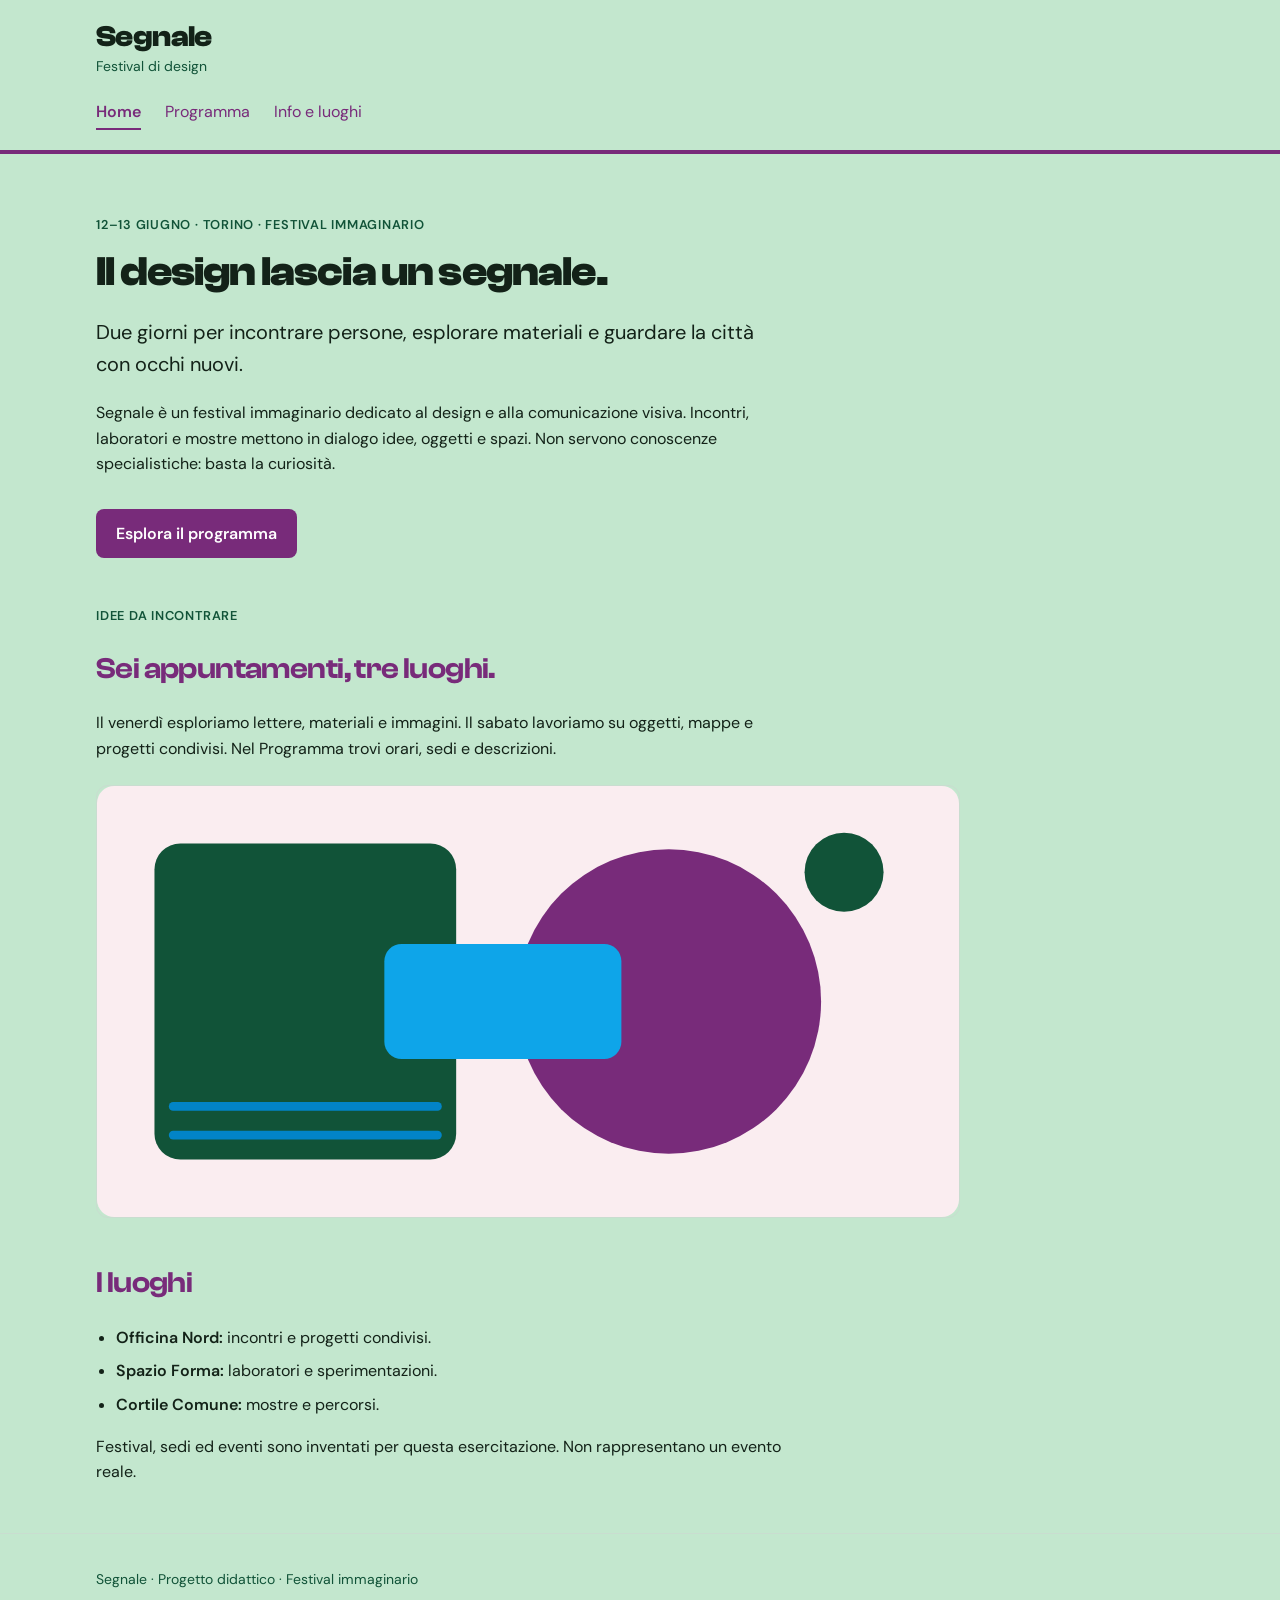
<file: index.html>
<!doctype html>
<html lang="it">
<head>
  <meta charset="utf-8">
  <meta name="viewport" content="width=device-width, initial-scale=1">
  <title>Segnale — Festival di design</title>
  <link rel="stylesheet" href="style.css">
</head>
<body>
  <a class="skip-link" href="#contenuto">Vai al contenuto</a>
  <header class="site-header">
    <div class="container">
      <a class="brand" href="index.html">Segnale<span>Festival di design</span></a>
      <nav aria-label="Navigazione principale">
        <a href="index.html" aria-current="page">Home</a>
        <!-- Da completare: collegare questa voce alla pagina Programma. -->
<a href="programma.html">Programma</a>
<a href="info.html">Info e luoghi</a>

      </nav>
    </div>
  </header>

  <main id="contenuto" class="container">
    <section class="intro" aria-labelledby="titolo-home">
      <p class="eyebrow">12–13 giugno · Torino · Festival immaginario</p>
      <h1 id="titolo-home">Il design lascia un segnale.</h1>
      <p class="lead">Due giorni per incontrare persone, esplorare materiali e guardare la città con occhi nuovi.</p>
      <p class="reading-text">Segnale è un festival immaginario dedicato al design e alla comunicazione visiva. Incontri, laboratori e mostre mettono in dialogo idee, oggetti e spazi. Non servono conoscenze specialistiche: basta la curiosità.</p>
      <!-- Da completare: anche questo collegamento deve aprire il Programma. -->
      <a class="button-link" href="programma.html">Esplora il programma</a>
    </section>

    <section class="content-section" aria-labelledby="titolo-festival">
      <p class="eyebrow">Idee da incontrare</p>
      <h2 id="titolo-festival">Sei appuntamenti, tre luoghi.</h2>
      <p class="reading-text">Il venerdì esploriamo lettere, materiali e immagini. Il sabato lavoriamo su oggetti, mappe e progetti condivisi. Nel Programma trovi orari, sedi e descrizioni.</p>
      <img class="festival-image" src="assets/festival.svg" alt="Composizione geometrica di cerchi e rettangoli nei colori del festival" width="1200" height="600">
    </section>

    <section class="content-section" aria-labelledby="titolo-luoghi">
      <h2 id="titolo-luoghi">I luoghi</h2>
      <ul class="venues">
        <li><strong>Officina Nord:</strong> incontri e progetti condivisi.</li>
        <li><strong>Spazio Forma:</strong> laboratori e sperimentazioni.</li>
        <li><strong>Cortile Comune:</strong> mostre e percorsi.</li>
      </ul>
      <p class="reading-text">Festival, sedi ed eventi sono inventati per questa esercitazione. Non rappresentano un evento reale.</p>
    </section>
  </main>

  <footer class="site-footer"><div class="container"><p>Segnale · Progetto didattico · Festival immaginario</p></div></footer>
</body>
</html>
</file>
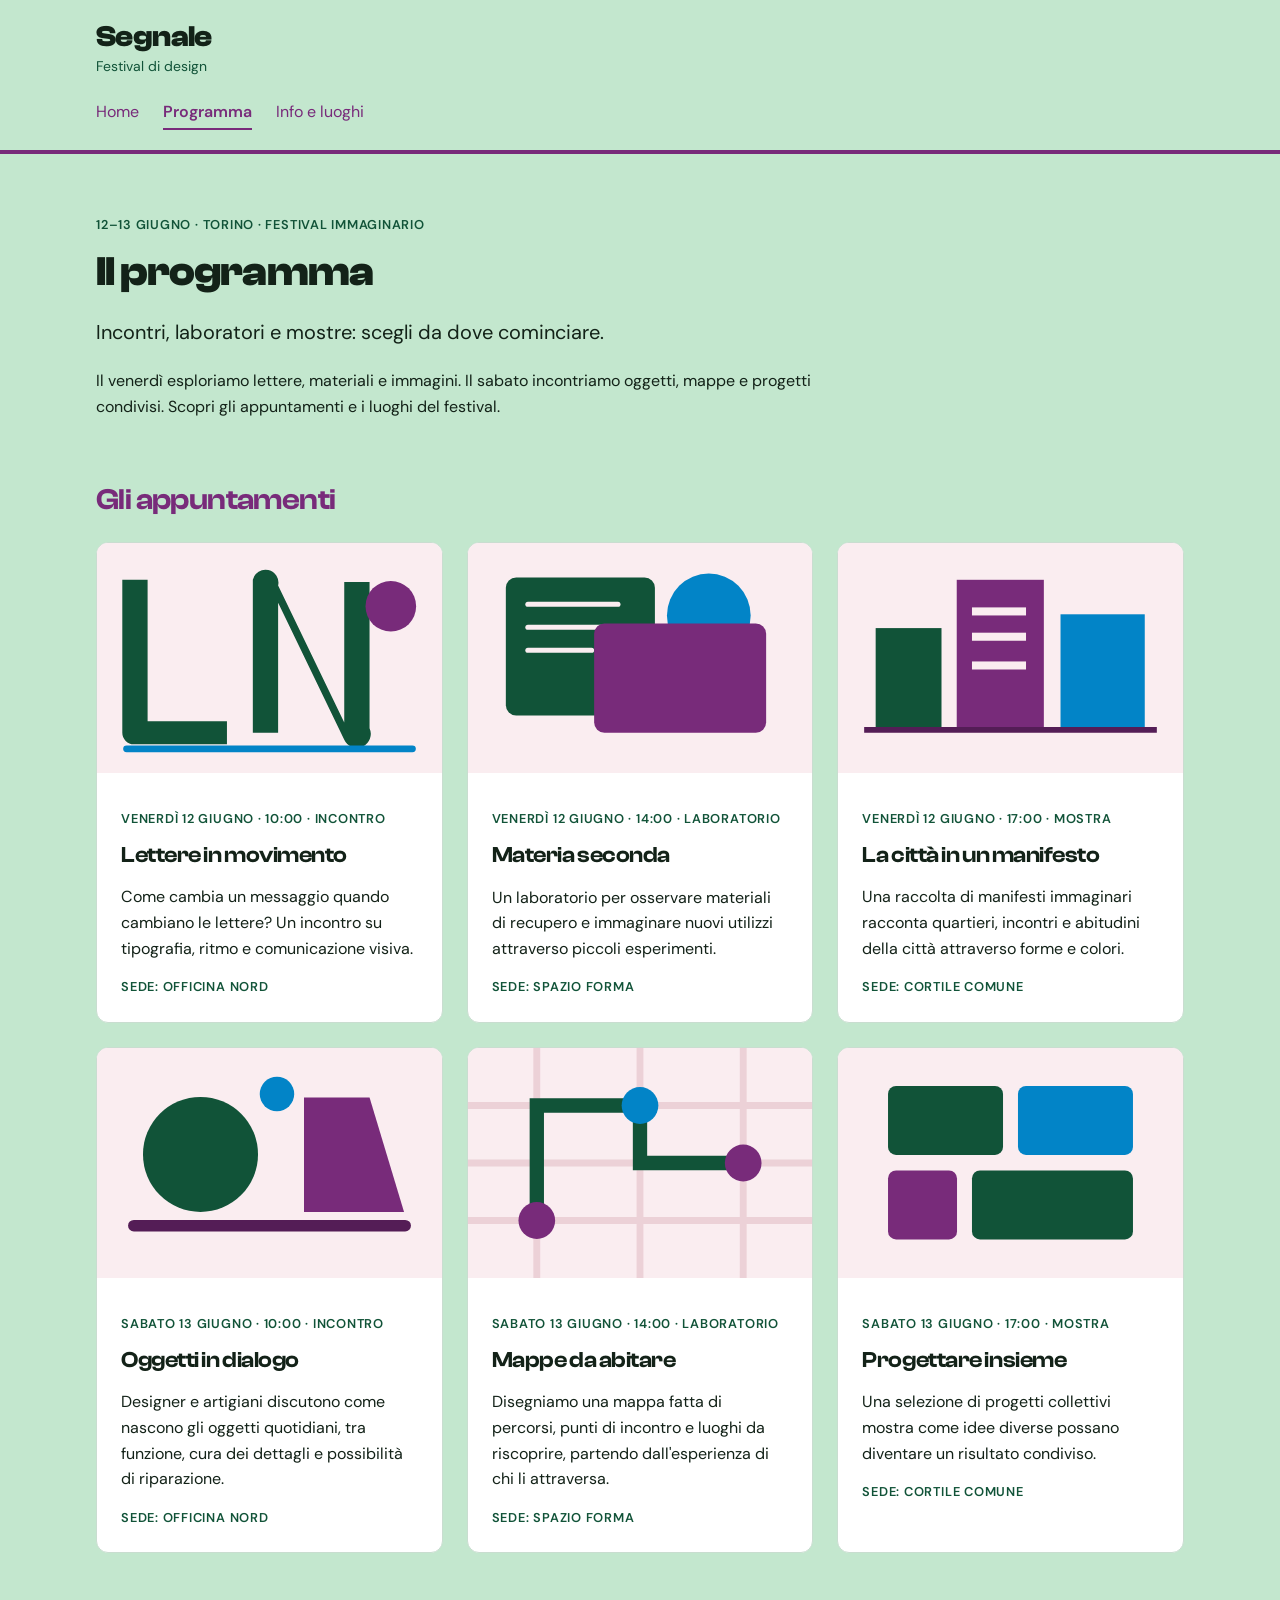
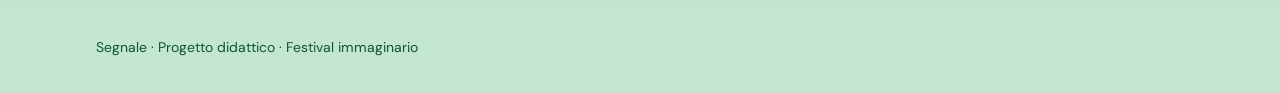
<file: programma.html>
<!doctype html>
<html lang="it">
<head>
  <meta charset="utf-8">
  <meta name="viewport" content="width=device-width, initial-scale=1">
  <title>Programma — Segnale</title>
  <link rel="stylesheet" href="style.css">
</head>
<body>
  <a class="skip-link" href="#contenuto">Vai al contenuto</a>
  <header class="site-header">
    <div class="container">
      <a class="brand" href="index.html">Segnale<span>Festival di design</span></a>
      <nav aria-label="Navigazione principale">
        <!-- Da completare: collegare questa voce alla Home. -->
<a href="index.html">Home</a>
        <a href="programma.html" aria-current="page">Programma</a>
        <a href="info.html">Info e luoghi</a>

      </nav>
    </div>
  </header>

  <main id="contenuto" class="container">
    <section class="intro" aria-labelledby="titolo-programma">
      <p class="eyebrow">12–13 giugno · Torino · Festival immaginario</p>
      <h1 id="titolo-programma">Il programma</h1>
      <p class="lead">Incontri, laboratori e mostre: scegli da dove cominciare.</p>
      <p class="reading-text">Il venerdì esploriamo lettere, materiali e immagini. Il sabato incontriamo oggetti, mappe e progetti condivisi. Scopri gli appuntamenti e i luoghi del festival.</p>
    </section>

    <section class="content-section" aria-labelledby="titolo-eventi">
      <h2 id="titolo-eventi">Gli appuntamenti</h2>
      <div class="event-grid">
        <article class="event-card">
          <img src="assets/lettere-in-movimento.svg" alt="Lettere geometriche disposte su una griglia" width="900" height="600">
          <div class="event-body">
            <p class="event-meta">Venerdì 12 giugno · 10:00 · Incontro</p>
            <h3>Lettere in movimento</h3>
            <p>Come cambia un messaggio quando cambiano le lettere? Un incontro su tipografia, ritmo e comunicazione visiva.</p>
            <p class="event-place"><strong>Sede:</strong> Officina Nord</p>
          </div>
        </article>
        <article class="event-card">
          <img src="assets/materia-seconda.svg" alt="Forme sovrapposte che richiamano campioni di materiali" width="900" height="600">
          <div class="event-body">
            <p class="event-meta">Venerdì 12 giugno · 14:00 · Laboratorio</p>
            <h3>Materia seconda</h3>
            <p>Un laboratorio per osservare materiali di recupero e immaginare nuovi utilizzi attraverso piccoli esperimenti.</p>
            <p class="event-place"><strong>Sede:</strong> Spazio Forma</p>
          </div>
        </article>
<article class="event-card">
  <img src="assets/citta-manifesto.svg" alt="Rettangoli colorati compongono una città astratta." width="900" height="600">
  <div class="event-body">
    <p class="event-meta">Venerdì 12 giugno · 17:00 · Mostra</p>
    <h3>La città in un manifesto</h3>
    <p>Una raccolta di manifesti immaginari racconta quartieri, incontri e abitudini della città attraverso forme e colori.</p>
    <p class="event-place"><strong>Sede:</strong> Cortile Comune</p>
  </div>
</article>

<article class="event-card">
  <img src="assets/oggetti-dialogo.svg" alt="Due forme geometriche si fronteggiano sopra una linea comune." width="900" height="600">
  <div class="event-body">
    <p class="event-meta">Sabato 13 giugno · 10:00 · Incontro</p>
    <h3>Oggetti in dialogo</h3>
    <p>Designer e artigiani discutono come nascono gli oggetti quotidiani, tra funzione, cura dei dettagli e possibilità di riparazione.</p>
    <p class="event-place"><strong>Sede:</strong> Officina Nord</p>
  </div>
</article>

<article class="event-card">
  <img src="assets/mappe-abitare.svg" alt="Un percorso collega tre punti su una mappa geometrica." width="900" height="600">
  <div class="event-body">
    <p class="event-meta">Sabato 13 giugno · 14:00 · Laboratorio</p>
    <h3>Mappe da abitare</h3>
    <p>Disegniamo una mappa fatta di percorsi, punti di incontro e luoghi da riscoprire, partendo dall'esperienza di chi li attraversa.</p>
    <p class="event-place"><strong>Sede:</strong> Spazio Forma</p>
  </div>
</article>

<article class="event-card">
  <img src="assets/progettare-insieme.svg" alt="Moduli di colori diversi si incastrano in una composizione comune." width="900" height="600">
  <div class="event-body">
    <p class="event-meta">Sabato 13 giugno · 17:00 · Mostra</p>
    <h3>Progettare insieme</h3>
    <p>Una selezione di progetti collettivi mostra come idee diverse possano diventare un risultato condiviso.</p>
    <p class="event-place"><strong>Sede:</strong> Cortile Comune</p>
  </div>
</article>
      </div>
    </section>
  </main>

  <footer class="site-footer"><div class="container"><p>Segnale · Progetto didattico · Festival immaginario</p></div></footer>
</body>
</html>
</file>
<file: style.css>
/* --- Caricamento Font Locali --- */
@font-face {
  font-family: "Clash Display";
  src: url("fonts/ClashDisplay-Semibold.woff2") format("woff2");
  font-weight: 600;
  font-style: normal;
  font-display: swap;
}

@font-face {
  font-family: "Clash Display";
  src: url("fonts/ClashDisplay-Bold.woff2") format("woff2");
  font-weight: 700;
  font-style: normal;
  font-display: swap;
}

@font-face {
  font-family: "DM Sans";
  src: url("fonts/DMSans_24pt-Regular.ttf") format("truetype");
  font-weight: 400;
  font-style: normal;
  font-display: swap;
}

@font-face {
  font-family: "DM Sans";
  src: url("fonts/DMSans_24pt-SemiBold.ttf") format("truetype");
  font-weight: 700;
  font-style: normal;
  font-display: swap;
}

/* --- Variabili Colori e Tipografia --- */
:root {
  --colore-primario: #782b7a;          /* Viola intenso */
  --colore-primario-scuro: #470b49;    /* Viola scuro hover */
  --colore-sfondo: #c3e7ce;            /* Verde chiarissimo / menta pallido */
  --colore-testo: #132218;             /* Verde-antracite scuro ad altissimo contrasto */
  --colore-testo-secondario: #115338;  /* Verde bosco scuro */
  --colore-accento: #0284c7;           /* Cyan */
  --colore-bordo: #c9ddd0;             /* Bordo verde tenue */

  --font-testo: "DM Sans", sans-serif;
  --font-titoli: "Clash Display", sans-serif;
}

*,
*::before,
*::after {
  box-sizing: border-box;
}

body {
  margin: 0;
  background: var(--colore-sfondo);
  color: var(--colore-testo);
  font-family: var(--font-testo);
  font-size: 1rem;
  line-height: 1.6;
}

a {
  color: var(--colore-primario);
}

a:hover {
  text-decoration-thickness: 3px;
}

a:focus-visible,
button:focus-visible {
  outline: 3px solid var(--colore-primario);
  outline-offset: 3px;
}

.container {
  width: 92%;
  max-width: 68rem;
  margin: 0 auto;
}

/* --- Intestazione Sticky --- */
.site-header {
  position: sticky;
  top: 0;
  z-index: 100;
  background: var(--colore-sfondo);
  padding: 0.75rem 0;
  border-bottom: 3px solid var(--colore-primario);
}

@media (min-width: 600px) {
  .site-header {
    padding: 1.25rem 0;
    border-bottom-width: 4px;
  }
}

.brand {
  display: inline-block;
  color: var(--colore-testo);
  font-family: var(--font-titoli);
  font-size: 1.85rem;
  font-weight: 700;
  letter-spacing: -0.02em;
  line-height: 1.15;
  text-decoration: none;
}

.brand span {
  display: block;
  margin-top: 0.25rem;
  font-family: var(--font-testo);
  font-size: 0.875rem;
  font-weight: 400;
  letter-spacing: 0;
  color: var(--colore-testo-secondario);
}

/* --- Menu Responsive --- */
nav {
  display: flex;
  flex-direction: column;
  gap: 0.5rem;
  margin-top: 1rem;
}

nav a {
  display: block;
  padding: 0.25rem 0;
  text-decoration: none;
}

@media (min-width: 600px) {
  nav {
    flex-direction: row;
    gap: 1.5rem;
  }

  nav a {
    display: inline-block;
  }
}

nav a[aria-current="page"] {
  font-weight: 700;
  border-bottom: 2px solid var(--colore-primario);
}

/* --- Tipografia e Sezioni --- */
.intro {
  padding: 3rem 0 1rem;
}

.eyebrow,
.event-meta,
.event-place {
  color: var(--colore-testo-secondario);
  font-size: 0.8rem;
  font-weight: 700;
  text-transform: uppercase;
  letter-spacing: 0.06em;
}

h1,
h2,
h3 {
  font-family: var(--font-titoli);
  line-height: 1.15;
  letter-spacing: -0.02em;
}

h1 {
  max-width: 18ch;
  margin: 0.75rem 0 1.25rem;
  font-size: 2.6rem;
  font-weight: 700;
  color: var(--colore-testo);
}

h2 {
  font-size: 1.85rem;
  font-weight: 600;
  color: var(--colore-primario);
}

h3 {
  margin: 0.5rem 0 0.75rem;
  font-size: 1.4rem;
  font-weight: 600;
}

.lead {
  max-width: 48ch;
  font-size: 1.25rem;
}

.reading-text {
  max-width: 65ch;
}

.button-link {
  display: inline-block;
  margin-top: 1rem;
  padding: 0.75rem 1.25rem;
  border-radius: 0.5rem;
  background: var(--colore-primario);
  color: #ffffff;
  font-weight: 700;
  text-decoration: none;
  transition: background 0.2s ease, transform 0.1s ease;
}

.button-link:hover {
  background: var(--colore-primario-scuro);
  transform: translateY(-1px);
}

.content-section {
  margin: 2rem 0 3rem;
}

.festival-image {
  display: block;
  width: 100%;
  max-width: 54rem;
  height: auto;
  margin-top: 1.5rem;
  border-radius: 0.75rem;
  border: 1px solid var(--colore-bordo);
}

.venues {
  padding-left: 1.25rem;
}

.venues li {
  margin-bottom: 0.5rem;
}

/* --- Griglia Eventi (Programma) --- */
.event-grid {
  display: grid;
  grid-template-columns: 1fr;
  gap: 1.5rem;
}

@media (min-width: 600px) {
  .event-grid {
    grid-template-columns: repeat(2, minmax(0, 1fr));
  }
}

@media (min-width: 1024px) {
  .event-grid {
    grid-template-columns: repeat(3, minmax(0, 1fr));
  }
}

.event-card {
  min-width: 0;
  margin-bottom: 0;
  overflow: hidden;
  border: 1px solid var(--colore-bordo);
  border-radius: 0.75rem;
  background: #ffffff;
}

.event-card img {
  display: block;
  width: 100%;
  height: auto;
}

.event-body {
  padding: 1.5rem;
}

.event-body p:last-child {
  margin-bottom: 0;
}

/* --- Footer e Accessibilità --- */
.site-footer {
  padding: 1.25rem 0;
  border-top: 1px solid var(--colore-bordo);
  color: var(--colore-testo-secondario);
  font-size: 0.875rem;
}

.skip-link {
  position: absolute;
  top: -6rem;
  left: 1rem;
  padding: 0.75rem 1rem;
  background: #ffffff;
  color: var(--colore-primario);
  border: 2px solid var(--colore-primario);
  font-weight: 700;
}

.skip-link:focus {
  top: 1rem;
}

/* --- Galleria Swiper --- */
.gallery-swiper {
  position: relative;
  width: 100%;
  max-width: 54rem;
  margin-left: 0;
  margin-right: 0;
}

.gallery-swiper .swiper-slide {
  min-width: 0;
  margin: 0;
}

.gallery-swiper img {
  display: block;
  width: 100%;
  height: auto;
  border-radius: 0.75rem;
}

.gallery-swiper figcaption {
  padding: 0.75rem 0;
}

.gallery-swiper .swiper-button-prev,
.gallery-swiper .swiper-button-next {
  top: calc(50% - 2rem);
  width: 2.75rem;
  height: 2.75rem;
  margin-top: 0;
  transform: none;
  border: 1px solid var(--colore-bordo);
  border-radius: 0.35rem;
  background: #ffffff;
  color: var(--colore-primario);
  cursor: pointer;
}

.gallery-swiper .swiper-button-prev {
  left: 0.5rem;
}

.gallery-swiper .swiper-button-next {
  right: 0.5rem;
}

.gallery-swiper .swiper-button-prev::after,
.gallery-swiper .swiper-button-next::after {
  font-family: Arial, sans-serif;
  font-size: 1.75rem;
  font-weight: bold;
}

.gallery-swiper .swiper-button-prev::after {
  content: "‹";
}

.gallery-swiper .swiper-button-next::after {
  content: "›";
}

/* --- Mappa --- */
.map-container {
  width: 100%;
  max-width: 54rem;
  margin: 1.5rem 0 0;
  border-radius: 0.75rem;
  overflow: hidden;
  border: 1px solid var(--colore-bordo);
  background: #f3dfe4;
}

.map-container iframe {
  display: block;
  width: 100%;
  height: 28rem;
  border: 0;
}
</file>
